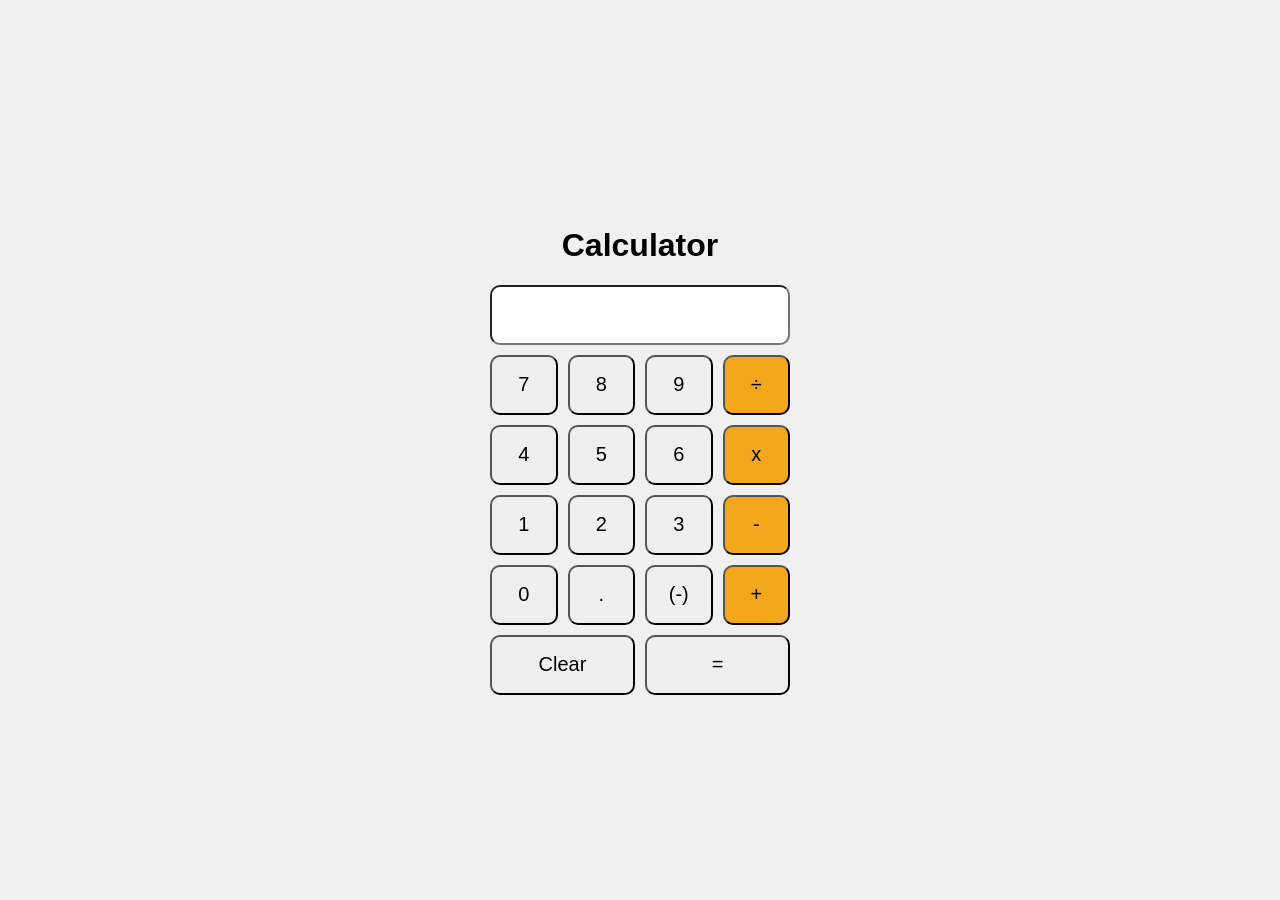
<file: foundations_course/calculator/index.html>
<!DOCTYPE html>
<html lang="en">
<head>
  <meta charset="UTF-8">
  <meta name="viewport" content="width=device-width, initial-scale=1.0">
  <title>Calculator</title>
  <link rel="stylesheet" href="styles.css">
  <script src="script.js" defer></script>
</head>
<body>
  <div class="main">
    <h1>Calculator</h1>
    <div class="calculator">
      <input type="text" id="display" readonly />
      <div class="buttons">
        <button class="btn" data-value="7">7</button>
        <button class="btn" data-value="8">8</button>
        <button class="btn" data-value="9">9</button>
        <button class="btn operator" data-value="/">÷</button>
        <button class="btn" data-value="4">4</button>
        <button class="btn" data-value="5">5</button>
        <button class="btn" data-value="6">6</button>
        <button class="btn operator" data-value="*">x</button>
        <button class="btn" data-value="1">1</button>
        <button class="btn" data-value="2">2</button>
        <button class="btn" data-value="3">3</button>
        <button class="btn operator" data-value="-">-</button>
        <button class="btn" data-value="0">0</button>
        <button class="btn" id="decimal" data-value=".">.</button>
        <button class="btn" id="negative" data-value="-">(-)</button>
        <button class="btn operator" data-value="+">+</button>
        <button class="btn" id="clear">Clear</button>
        <button class="btn" id="equals">=</button>
      </div>
    </div>
  </div>
</body>
</html>
</file>
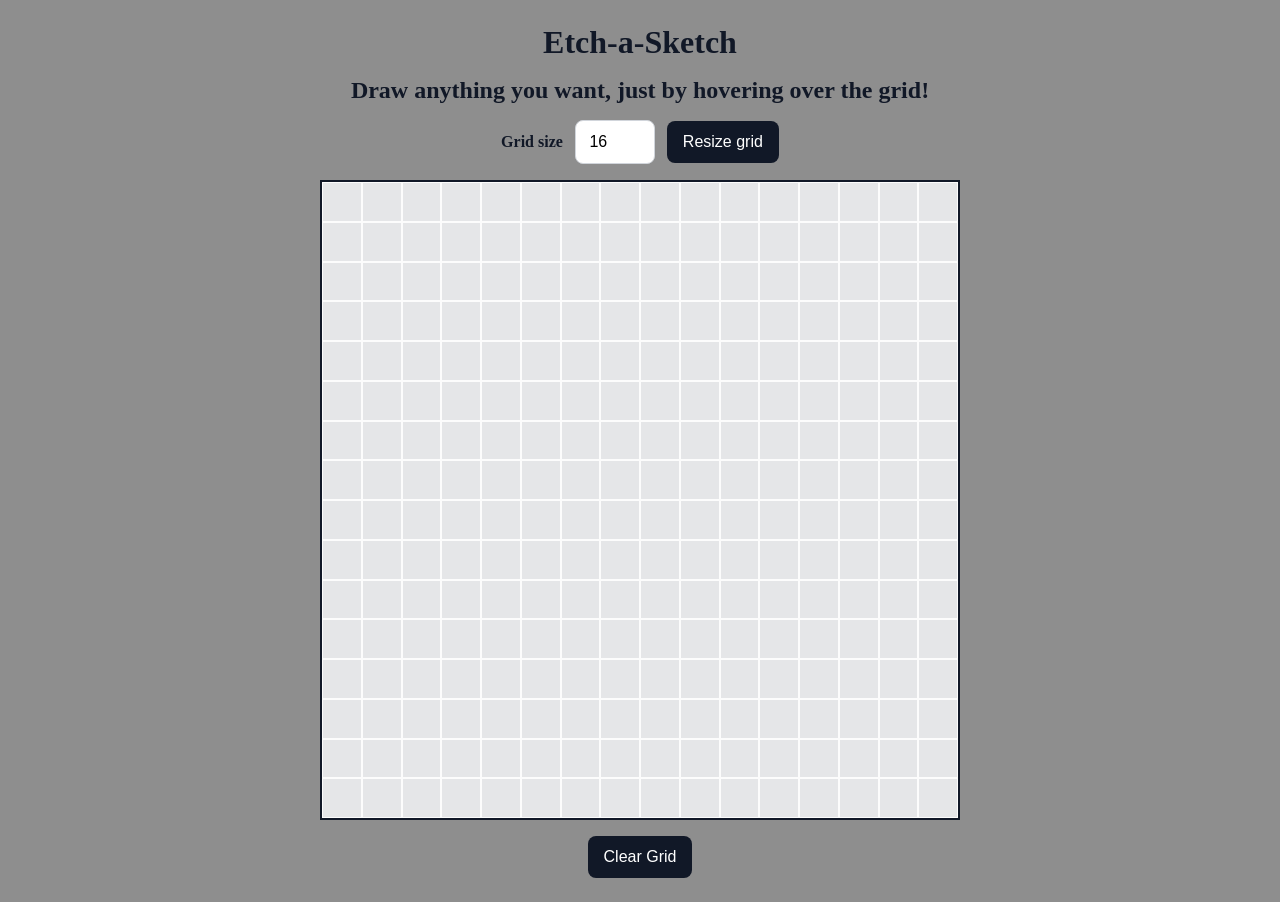
<file: foundations_course/etch-a-sketch/index.html>
<!DOCTYPE html>
<html lang="en">
<head>
  <meta charset="UTF-8">
  <meta name="viewport" content="width=device-width, initial-scale=1.0">
  <title>Etch-a-Sketch</title>
  <link rel="stylesheet" href="styles.css">
  <script src="script.js" defer></script>
</head>
<body>
  <h1>Etch-a-Sketch</h1>
  <h2>Draw anything you want, just by hovering over the grid!</h2>
  <div id="controls">
    <label for="gridSizeInput">Grid size</label>
    <input id="gridSizeInput" type="number" min="4" max="100" value="16" />
    <button id="resizeButton">Resize grid</button>
  </div>

  <div id="grid"></div>

  <button id="clearButton">Clear Grid</button>
</body>
</html>
</file>
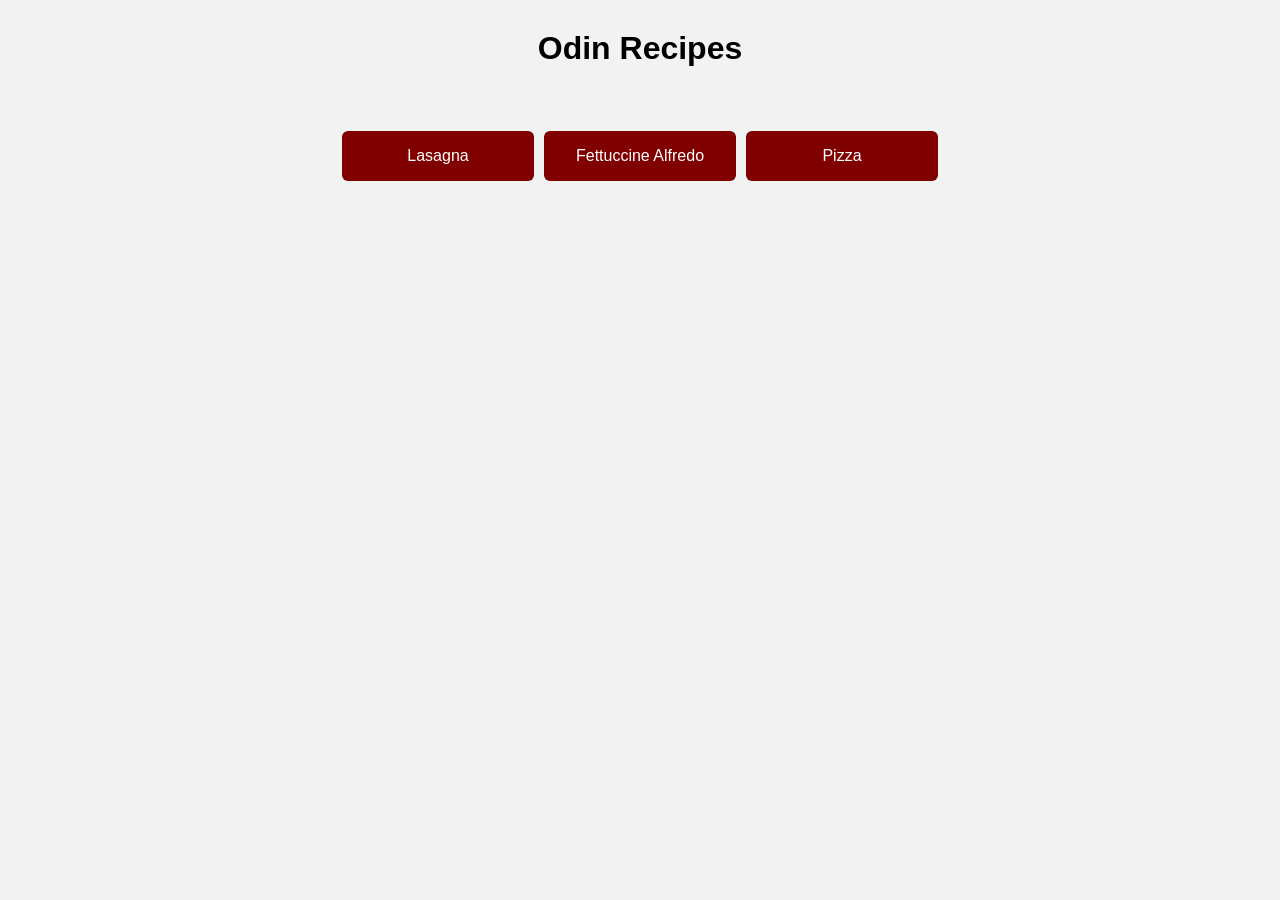
<file: foundations_course/recipes/index.html>
<!DOCTYPE html>
<html lang="en">
<head>
  <meta charset="UTF-8">
  <meta name="viewport" content="width=device-width, initial-scale=1.0">
  <link rel="stylesheet" href="styles.css">
  <title>Odin Recipes</title>
</head>
<body>
  <h1>Odin Recipes</h1>
  <div class="link-container">
    <a class="btn" href="recipes/lasagna.html">Lasagna</a>
    <a class="btn" href="recipes/fettuccine_alfredo.html">Fettuccine Alfredo</a>
    <a class="btn" href="recipes/pizza.html">Pizza</a>
  </div>
</body>
</html>
</file>
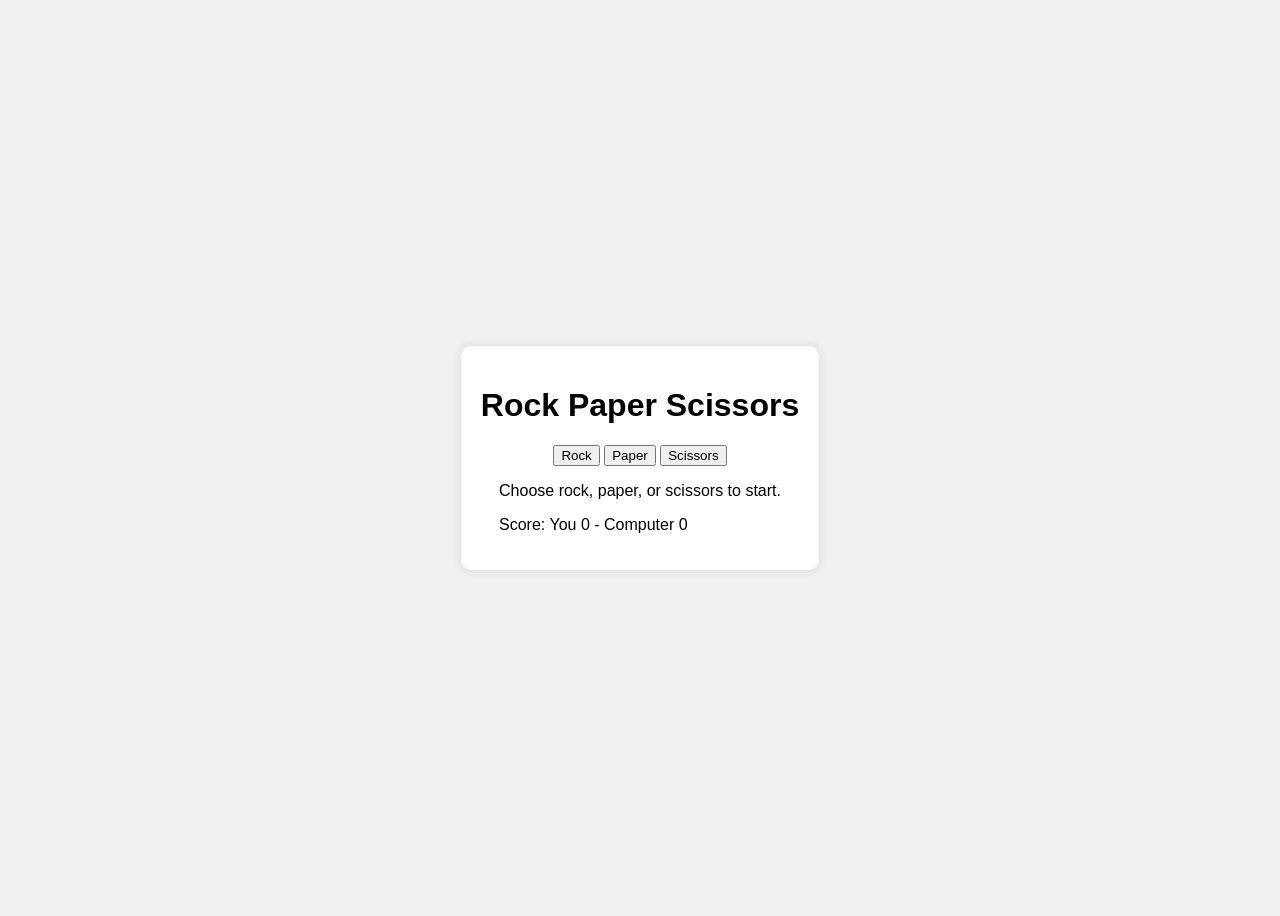
<file: foundations_course/rock_paper_scissors/index.html>
<!DOCTYPE html>
<html lang="en">
<head>
  <meta charset="UTF-8">
  <meta name="viewport" content="width=device-width, initial-scale=1.0">
  <title>Rock Paper Scissors</title>
  <script src="script.js" defer></script>
  <link rel="stylesheet" href="styles.css">
</head>
<body>
  <div class="main-container">
    <h1>Rock Paper Scissors</h1>
    <div id="controls">
      <button type="button" data-choice="rock">Rock</button>
      <button type="button" data-choice="paper">Paper</button>
      <button type="button" data-choice="scissors">Scissors</button>
    </div>
    <div id="results">
      <p id="round-result">Choose rock, paper, or scissors to start.</p>
      <p id="score">Score: You 0 - Computer 0</p>
      <p id="game-winner"></p>
    </div>
  </div>
</body>
</html>
</file>
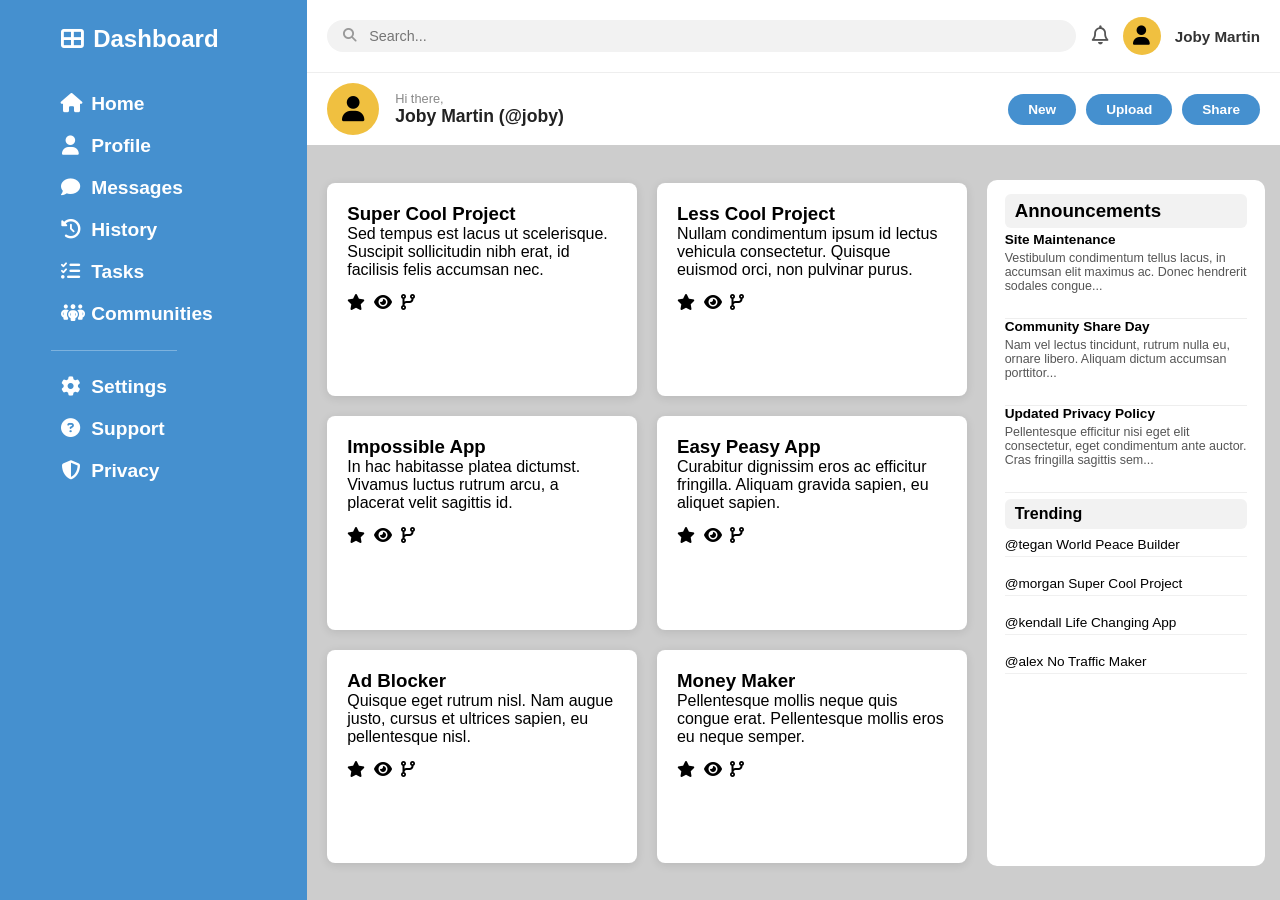
<file: int_html_and_css_course/admin_dashboard/index.html>
<!DOCTYPE html>
<html lang="en">
<head>
  <meta charset="UTF-8">
  <meta name="viewport" content="width=[device-width], initial-scale=1.0">
  <title>Admin Dashboard</title>
  <link rel="stylesheet" href="styles.css">
  <link rel="stylesheet" href="https://cdnjs.cloudflare.com/ajax/libs/font-awesome/6.7.2/css/all.min.css">
</head>
<body>
  <div class="sidebar">
    <div class="title">
      <i class="fa-solid fa-table-cells-large"></i>
      <h2>Dashboard</h2>
    </div>
    <div class="menu">
      <div class="menu-item"><i class="fa-solid fa-house"></i> Home</div>
      <div class="menu-item"><i class="fa-solid fa-user"></i> Profile</div>
      <div class="menu-item"><i class="fa-solid fa-comment"></i> Messages</div>
      <div class="menu-item"><i class="fa-solid fa-clock-rotate-left"></i> History</div>
      <div class="menu-item"><i class="fa-solid fa-list-check"></i> Tasks</div>
      <div class="menu-item"><i class="fa-solid fa-people-group"></i> Communities</div>
    </div>
    <div class="secondary-menu">
      <div class="menu-item"><i class="fa-solid fa-gear"></i> Settings</div>
      <div class="menu-item"><i class="fa-solid fa-circle-question"></i> Support</div>
      <div class="menu-item"><i class="fa-solid fa-shield-halved"></i> Privacy</div>
    </div>
  </div>

  <div class="header">
    <div class="top">
      <div class="search-bar">
        <i class="fa-solid fa-magnifying-glass"></i>
        <input type="text" placeholder="Search...">
      </div>
      <div class="right-icons">
        <div class="bell">
          <i class="fa-regular fa-bell"></i>
        </div>
        <div class="avatar">
          <i class="fa-solid fa-user"></i>
        </div>
        <span class="username">Joby Martin</span>
      </div>
    </div>
    <div class="bottom">
      <div class="avatar-lg">
        <i class="fa-solid fa-user"></i>
      </div>
      <div class="user-info">
        <div class="greeting">Hi there,</div>
        <div class="name">Joby Martin (@joby)</div>
      </div>
      <div class="actions">
        <button class="btn">New</button>
        <button class="btn">Upload</button>
        <button class="btn">Share</button>
      </div>
    </div>
  </div>

  <div class="main-content">
    <div class="grid">
      <div class="card">
        <h3>Super Cool Project</h3>
        <p>Sed tempus est lacus ut scelerisque. Suscipit sollicitudin nibh erat, id facilisis felis accumsan nec.</p>
        <div class="icons">
          <i class="fa-solid fa-star"></i>
          <i class="fa-solid fa-eye"></i>
          <i class="fa-solid fa-code-branch"></i>
        </div>
      </div>

      <div class="card">
        <h3>Less Cool Project</h3>
        <p>Nullam condimentum ipsum id lectus vehicula consectetur. Quisque euismod orci, non pulvinar purus.</p>
        <div class="icons">
          <i class="fa-solid fa-star"></i>
          <i class="fa-solid fa-eye"></i>
          <i class="fa-solid fa-code-branch"></i>
        </div>
      </div>

      <div class="card">
        <h3>Impossible App</h3>
        <p>In hac habitasse platea dictumst. Vivamus luctus rutrum arcu, a placerat velit sagittis id.</p>
        <div class="icons">
          <i class="fa-solid fa-star"></i>
          <i class="fa-solid fa-eye"></i>
          <i class="fa-solid fa-code-branch"></i>
        </div>
      </div>

      <div class="card">
        <h3>Easy Peasy App</h3>
        <p>Curabitur dignissim eros ac efficitur fringilla. Aliquam gravida sapien, eu aliquet sapien.</p>
        <div class="icons">
          <i class="fa-solid fa-star"></i>
          <i class="fa-solid fa-eye"></i>
          <i class="fa-solid fa-code-branch"></i>
        </div>
      </div>

      <div class="card">
        <h3>Ad Blocker</h3>
        <p>Quisque eget rutrum nisl. Nam augue justo, cursus et ultrices sapien, eu pellentesque nisl.</p>
        <div class="icons">
          <i class="fa-solid fa-star"></i>
          <i class="fa-solid fa-eye"></i>
          <i class="fa-solid fa-code-branch"></i>
        </div>
      </div>

      <div class="card">
        <h3>Money Maker</h3>
        <p>Pellentesque mollis neque quis congue erat. Pellentesque mollis eros eu neque semper.</p>
        <div class="icons">
          <i class="fa-solid fa-star"></i>
          <i class="fa-solid fa-eye"></i>
          <i class="fa-solid fa-code-branch"></i>
        </div>
      </div>
    </div>

    <div class="notifications-bar">
      <h3>Announcements</h3>
      <div class="announcement">
        <h3>Site Maintenance</h3>
        <p>Vestibulum condimentum tellus lacus, in accumsan elit maximus ac. Donec hendrerit sodales congue...</p>
      </div>
      <div class="announcement">
        <h3>Community Share Day</h3>
        <p>Nam vel lectus tincidunt, rutrum nulla eu, ornare libero. Aliquam dictum accumsan porttitor...</p>
      </div>
      <div class="announcement">
        <h3>Updated Privacy Policy</h3>
        <p>Pellentesque efficitur nisi eget elit consectetur, eget condimentum ante auctor. Cras fringilla sagittis sem...</p>
      </div>
  
      <h2>Trending</h2>
      <div class="trending">
        <p>@tegan <span>World Peace Builder</span></p>
        <p>@morgan <span>Super Cool Project</span></p>
        <p>@kendall <span>Life Changing App</span></p>
        <p>@alex <span>No Traffic Maker</span></p>
      </div>
    </div>
  </div>
</body>
</html>
</file>
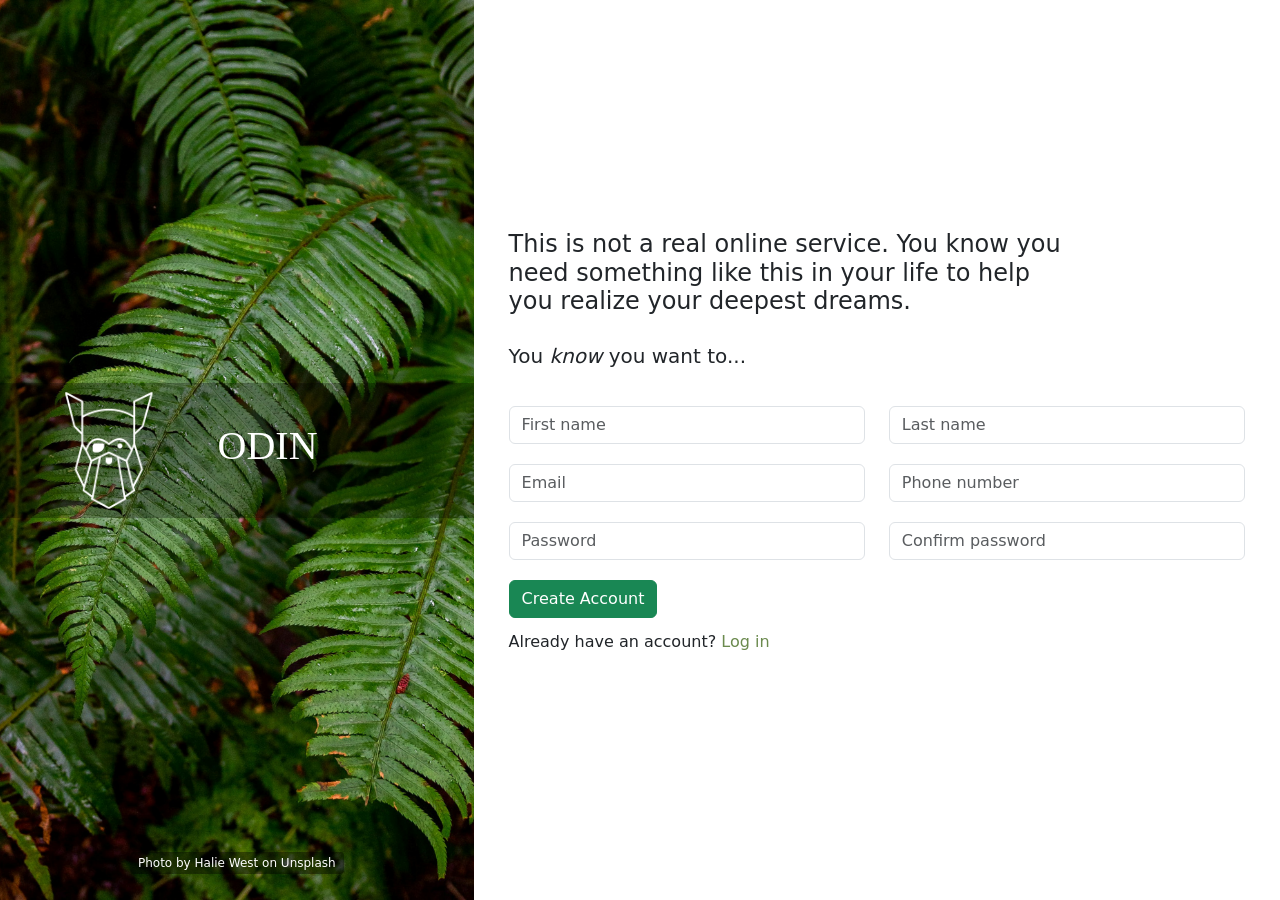
<file: int_html_and_css_course/sign_up_form/index.html>
<!DOCTYPE html>
<html lang="en">
<head>
  <meta charset="UTF-8">
  <meta name="viewport" content="width=device-width, initial-scale=1.0">
  <title>Sign Up Form</title>
  <link rel="stylesheet" href="styles.css">
  <link href="https://cdn.jsdelivr.net/npm/bootstrap@5.3.6/dist/css/bootstrap.min.css" rel="stylesheet" integrity="sha384-4Q6Gf2aSP4eDXB8Miphtr37CMZZQ5oXLH2yaXMJ2w8e2ZtHTl7GptT4jmndRuHDT" crossorigin="anonymous">
</head>
<body>

  <div class="sidebar">
    <div class="photo-wrapper">
      <img src="images/sign-up-pic.jpg" alt="Leaves">
      <p class="photo-credit">Photo by Halie West on Unsplash</p>
    </div>
    <div class="logo-bar">
      <img src="images/odin-lined.png" alt="Odin Logo">
      <h1>ODIN</h1>
    </div>
  </div>

  <div class="main-layout">
    <div class="header">
      <h4>This is not a real online service. You know you need something like this in your life to help you realize your deepest dreams.</h4>
    </div>

    <div class="info">
      <h5>You <em>know</em> you want to...</h5>
    </div>
    
    <form class="forms">
      <div class="row">
        <div class="col">
          <input type="text" class="form-control" placeholder="First name" aria-label="First name" required>
        </div>
        <div class="col">
          <input type="text" class="form-control" placeholder="Last name" aria-label="Last name" required>
        </div>
      </div>
      <div class="row">
        <div class="col">
          <input type="email" class="form-control" placeholder="Email" aria-label="Email" required>
        </div>
        <div class="col">
          <input type="text" class="form-control" placeholder="Phone number" aria-label="Phone number" required>
        </div>
      </div>
      <div class="row">
        <div class="col">
          <input type="password" class="form-control" placeholder="Password" aria-label="Password" required minlength="8">
        </div>
        <div class="col">
          <input type="password" class="form-control" placeholder="Confirm password" aria-label="Confirm password" required minlength="8">
        </div>
      </div>

      <button type="submit" class="btn btn-success">Create Account</button>
      <p>Already have an account? <a href="#">Log in</a></p>
    </form>
  </div>
</body>
</html>
</file>
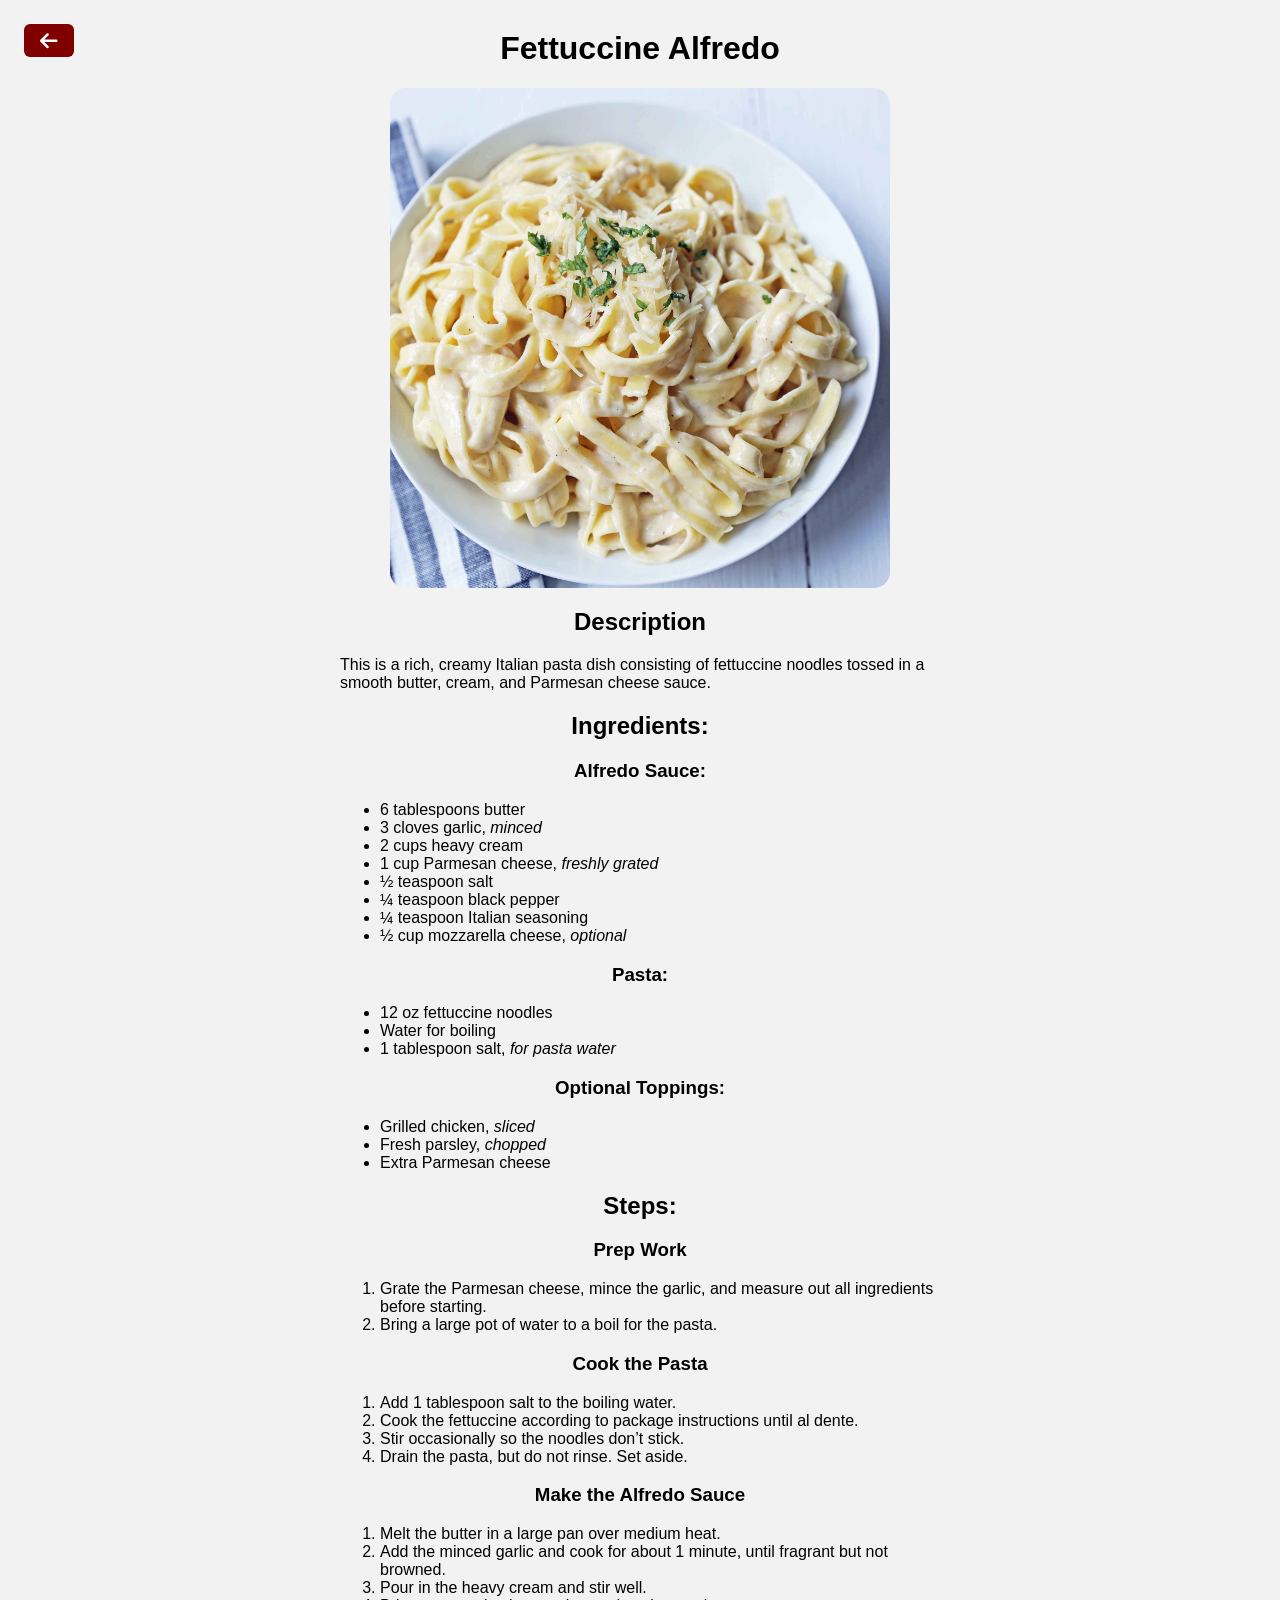
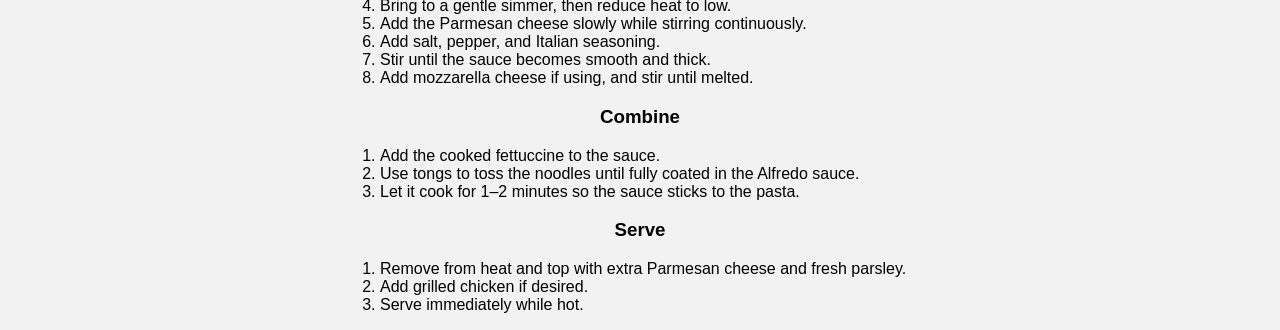
<file: foundations_course/recipes/recipes/fettuccine_alfredo.html>
<!DOCTYPE html>
<html lang="en">
<head>
  <meta charset="UTF-8">
  <meta name="viewport" content="width=device-width, initial-scale=1.0">
  <link rel="stylesheet" href="../styles.css">
  <link rel="stylesheet" href="https://cdnjs.cloudflare.com/ajax/libs/font-awesome/6.5.0/css/all.min.css">
  <title>Fettuccine Alfredo</title>
</head>
<body>
  <h1>Fettuccine Alfredo</h1>
  <a class="home-btn btn" href="../index.html"><i class="fa-solid fa-arrow-left fa-lg"></i></a>
  <img src="../images/fettuccine_alfredo.jpg" alt="Fettuccine Alfredo" height="500" width="500">

  <h2>Description</h2>
  <p>This is a rich, creamy Italian pasta dish consisting of fettuccine noodles tossed in a smooth butter, cream, and Parmesan cheese sauce.</p>

  <h2>Ingredients:</h2>

  <h3>Alfredo Sauce:</h3>
  <ul>
    <li>6 tablespoons butter</li>
    <li>3 cloves garlic, <em>minced</em></li>
    <li>2 cups heavy cream</li>
    <li>1 cup Parmesan cheese, <em>freshly grated</em></li>
    <li>½ teaspoon salt</li>
    <li>¼ teaspoon black pepper</li>
    <li>¼ teaspoon Italian seasoning</li>
    <li>½ cup mozzarella cheese, <em>optional</em></li>
  </ul>

  <h3>Pasta:</h3>
  <ul>
    <li>12 oz fettuccine noodles</li>
    <li>Water for boiling</li>
    <li>1 tablespoon salt, <em>for pasta water</em></li>
  </ul>

  <h3>Optional Toppings:</h3>
  <ul>
    <li>Grilled chicken, <em>sliced</em></li>
    <li>Fresh parsley, <em>chopped</em></li>
    <li>Extra Parmesan cheese</li>
  </ul>

  <h2>Steps:</h2>

  <h3>Prep Work</h3>
  <ol>
    <li>Grate the Parmesan cheese, mince the garlic, and measure out all ingredients before starting.</li>
    <li>Bring a large pot of water to a boil for the pasta.</li>
  </ol>

  <h3>Cook the Pasta</h3>
  <ol>
    <li>Add 1 tablespoon salt to the boiling water.</li>
    <li>Cook the fettuccine according to package instructions until al dente.</li>
    <li>Stir occasionally so the noodles don’t stick.</li>
    <li>Drain the pasta, but do not rinse. Set aside.</li>
  </ol>

  <h3>Make the Alfredo Sauce</h3>
  <ol>
    <li>Melt the butter in a large pan over medium heat.</li>
    <li>Add the minced garlic and cook for about 1 minute, until fragrant but not browned.</li>
    <li>Pour in the heavy cream and stir well.</li>
    <li>Bring to a gentle simmer, then reduce heat to low.</li>
    <li>Add the Parmesan cheese slowly while stirring continuously.</li>
    <li>Add salt, pepper, and Italian seasoning.</li>
    <li>Stir until the sauce becomes smooth and thick.</li>
    <li>Add mozzarella cheese if using, and stir until melted.</li>
  </ol>

  <h3>Combine</h3>
  <ol>
    <li>Add the cooked fettuccine to the sauce.</li>
    <li>Use tongs to toss the noodles until fully coated in the Alfredo sauce.</li>
    <li>Let it cook for 1–2 minutes so the sauce sticks to the pasta.</li>
  </ol>

  <h3>Serve</h3>
  <ol>
    <li>Remove from heat and top with extra Parmesan cheese and fresh parsley.</li>
    <li>Add grilled chicken if desired.</li>
    <li>Serve immediately while hot.</li>
  </ol>
</body>
</file>
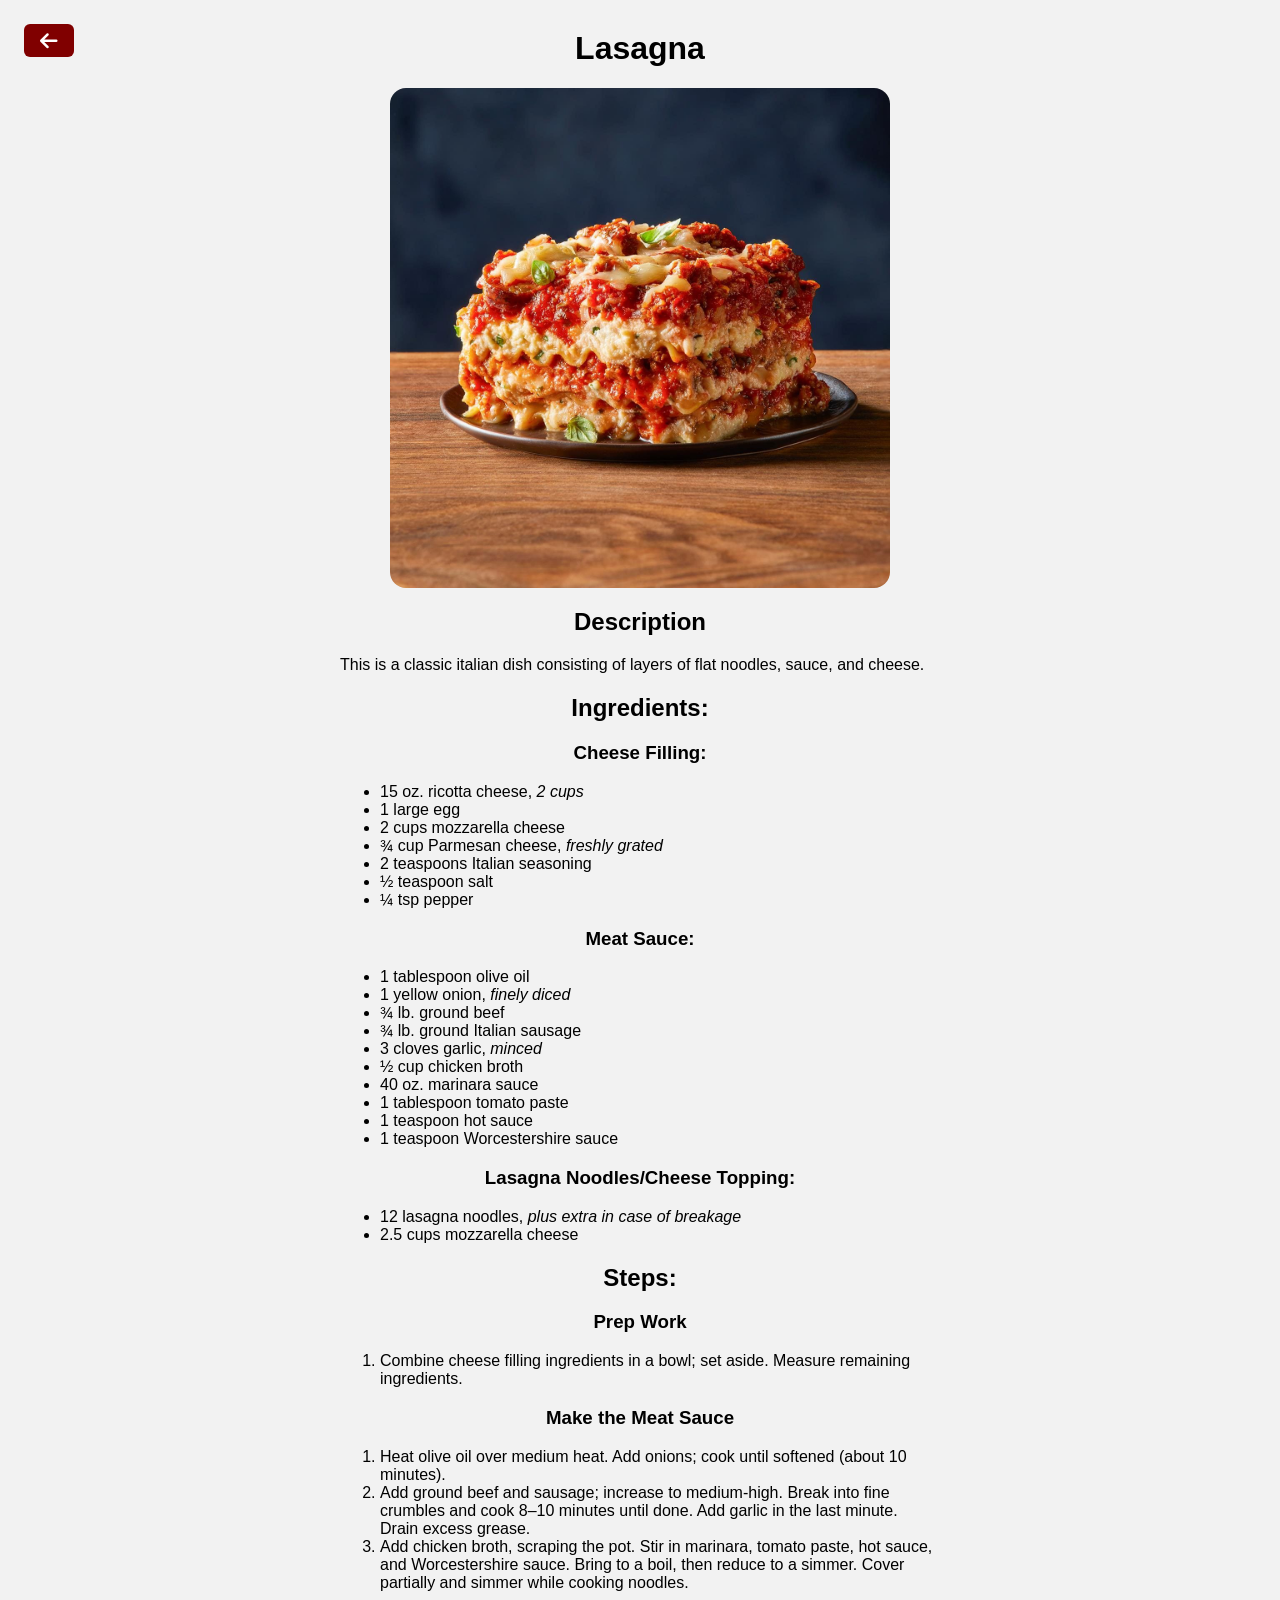
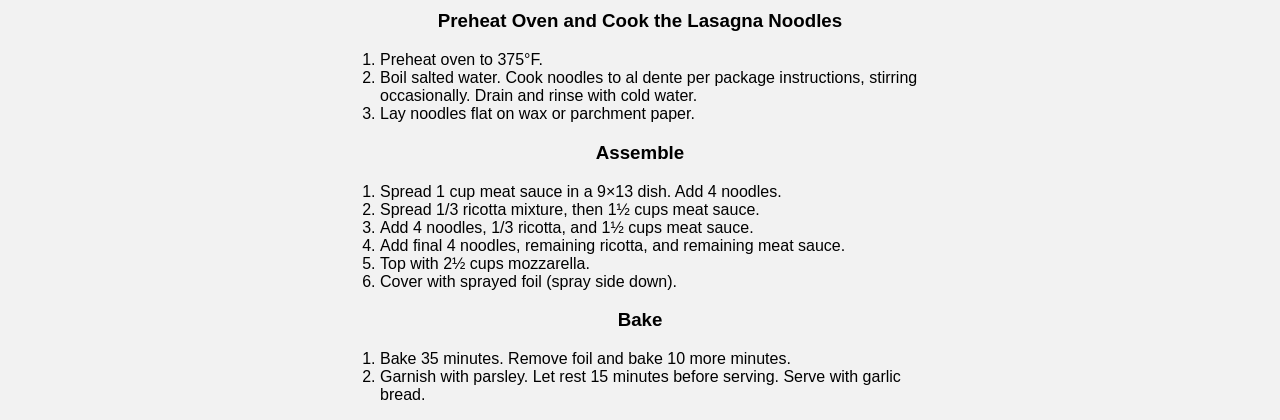
<file: foundations_course/recipes/recipes/lasagna.html>
<!DOCTYPE html>
<html lang="en">
<head>
  <meta charset="UTF-8">
  <meta name="viewport" content="width=device-width, initial-scale=1.0">
  <link rel="stylesheet" href="https://cdnjs.cloudflare.com/ajax/libs/font-awesome/6.5.0/css/all.min.css">
  <link rel="stylesheet" href="../styles.css">
  <title>Lasagna</title>
</head>
<body>
  <h1>Lasagna</h1>
  <a class="home-btn btn" href="../index.html"><i class="fa-solid fa-arrow-left fa-lg"></i></a>
  <img src="../images/lasagna.jpg" alt="Lasagna" height="500" width="500">
  <h2>Description</h2>
  <p>This is a classic italian dish consisting of layers of flat noodles, sauce, and cheese.</p>
  <h2>Ingredients:</h2>

  <h3>Cheese Filling:</h3>
  <ul>
    <li>15 oz. ricotta cheese, <em>2 cups</em></li>
    <li>1 large egg</li>
    <li>2 cups mozzarella cheese</li>
    <li>¾ cup Parmesan cheese, <em>freshly grated</em></li>
    <li>2 teaspoons Italian seasoning</li>
    <li>½ teaspoon salt</li>
    <li>¼ tsp pepper</li>
  </ul>

  <h3>Meat Sauce:</h3>
  <ul>
    <li>1 tablespoon olive oil</li>
    <li>1 yellow onion, <em>finely diced</em></li>
    <li>¾ lb. ground beef</li>
    <li>¾ lb. ground Italian sausage</li>
    <li>3 cloves garlic, <em>minced</em></li>
    <li>½ cup chicken broth</li>
    <li>40 oz. marinara sauce</li>
    <li>1 tablespoon tomato paste</li>
    <li>1 teaspoon hot sauce</li>
    <li>1 teaspoon Worcestershire sauce</li>
  </ul>

  <h3>Lasagna Noodles/Cheese Topping:</h3>
  <ul>
    <li>12 lasagna noodles, <em>plus extra in case of breakage</em></li>
    <li>2.5 cups mozzarella cheese</li>
  </ul>

  <h2>Steps:</h2>
  <h3>Prep Work</h3>
  <ol>
    <li>Combine cheese filling ingredients in a bowl; set aside. Measure remaining ingredients.</li>
  </ol>

  <h3>Make the Meat Sauce</h3>
  <ol>
    <li>Heat olive oil over medium heat. Add onions; cook until softened (about 10 minutes).</li>
    <li>Add ground beef and sausage; increase to medium-high. Break into fine crumbles and cook 8–10 minutes until done. Add garlic in the last minute. Drain excess grease.</li>
    <li>Add chicken broth, scraping the pot. Stir in marinara, tomato paste, hot sauce, and Worcestershire sauce. Bring to a boil, then reduce to a simmer. Cover partially and simmer while cooking noodles.</li>
  </ol>

  <h3>Preheat Oven and Cook the Lasagna Noodles</h3>
  <ol>
    <li>Preheat oven to 375°F.</li>
    <li>Boil salted water. Cook noodles to al dente per package instructions, stirring occasionally. Drain and rinse with cold water.</li>
    <li>Lay noodles flat on wax or parchment paper.</li>
  </ol>

  <h3>Assemble</h3>
  <ol>
    <li>Spread 1 cup meat sauce in a 9×13 dish. Add 4 noodles.</li>
    <li>Spread 1/3 ricotta mixture, then 1½ cups meat sauce.</li>
    <li>Add 4 noodles, 1/3 ricotta, and 1½ cups meat sauce.</li>
    <li>Add final 4 noodles, remaining ricotta, and remaining meat sauce.</li>
    <li>Top with 2½ cups mozzarella.</li>
    <li>Cover with sprayed foil (spray side down).</li>
  </ol>

  <h3>Bake</h3>
  <ol>
    <li>Bake 35 minutes. Remove foil and bake 10 more minutes.</li>
    <li>Garnish with parsley. Let rest 15 minutes before serving. Serve with garlic bread.</li>
  </ol>
</body>
</html>
</file>
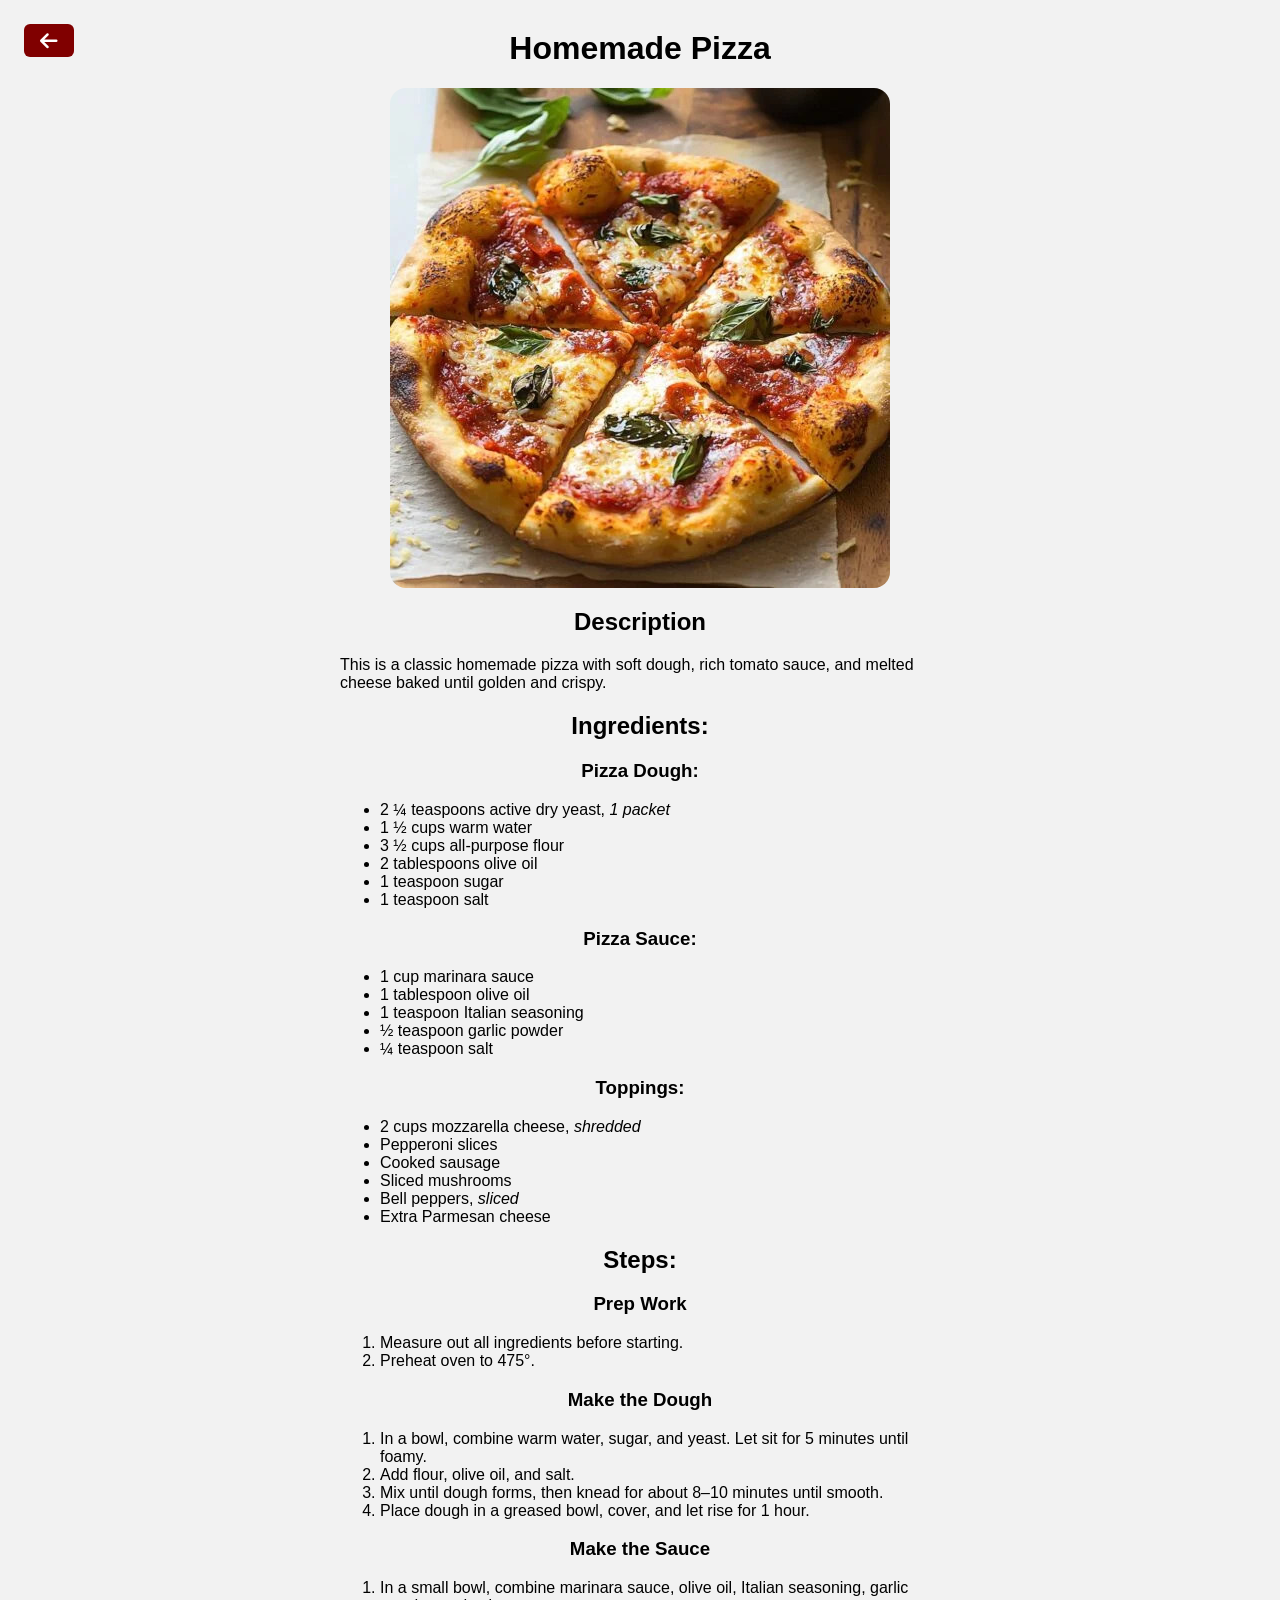
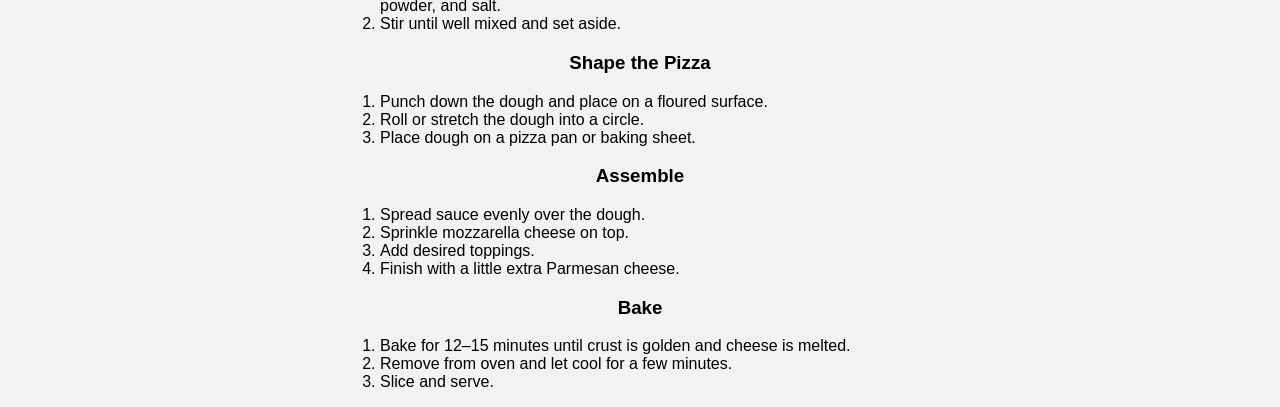
<file: foundations_course/recipes/recipes/pizza.html>
<!DOCTYPE html>
<html lang="en">
<head>
  <meta charset="UTF-8">
  <meta name="viewport" content="width=device-width, initial-scale=1.0">
  <link rel="stylesheet" href="../styles.css">
  <link rel="stylesheet" href="https://cdnjs.cloudflare.com/ajax/libs/font-awesome/6.5.0/css/all.min.css">
  <title>Pizza</title>
</head>
<body>
  <h1>Homemade Pizza</h1>
  <a class="home-btn btn" href="../index.html"><i class="fa-solid fa-arrow-left fa-lg"></i></a>
  <img src="../images/pizzapizza.jpg" alt="Homemade Pizza" height="500" width="500">

  <h2>Description</h2>
  <p>This is a classic homemade pizza with soft dough, rich tomato sauce, and melted cheese baked until golden and crispy.</p>

  <h2>Ingredients:</h2>

  <h3>Pizza Dough:</h3>
  <ul>
    <li>2 ¼ teaspoons active dry yeast, <em>1 packet</em></li>
    <li>1 ½ cups warm water</li>
    <li>3 ½ cups all-purpose flour</li>
    <li>2 tablespoons olive oil</li>
    <li>1 teaspoon sugar</li>
    <li>1 teaspoon salt</li>
  </ul>

  <h3>Pizza Sauce:</h3>
  <ul>
    <li>1 cup marinara sauce</li>
    <li>1 tablespoon olive oil</li>
    <li>1 teaspoon Italian seasoning</li>
    <li>½ teaspoon garlic powder</li>
    <li>¼ teaspoon salt</li>
  </ul>

  <h3>Toppings:</h3>
  <ul>
    <li>2 cups mozzarella cheese, <em>shredded</em></li>
    <li>Pepperoni slices</li>
    <li>Cooked sausage</li>
    <li>Sliced mushrooms</li>
    <li>Bell peppers, <em>sliced</em></li>
    <li>Extra Parmesan cheese</li>
  </ul>

  <h2>Steps:</h2>

  <h3>Prep Work</h3>
  <ol>
    <li>Measure out all ingredients before starting.</li>
    <li>Preheat oven to 475°.</li>
  </ol>

  <h3>Make the Dough</h3>
  <ol>
    <li>In a bowl, combine warm water, sugar, and yeast. Let sit for 5 minutes until foamy.</li>
    <li>Add flour, olive oil, and salt.</li>
    <li>Mix until dough forms, then knead for about 8–10 minutes until smooth.</li>
    <li>Place dough in a greased bowl, cover, and let rise for 1 hour.</li>
  </ol>

  <h3>Make the Sauce</h3>
  <ol>
    <li>In a small bowl, combine marinara sauce, olive oil, Italian seasoning, garlic powder, and salt.</li>
    <li>Stir until well mixed and set aside.</li>
  </ol>

  <h3>Shape the Pizza</h3>
  <ol>
    <li>Punch down the dough and place on a floured surface.</li>
    <li>Roll or stretch the dough into a circle.</li>
    <li>Place dough on a pizza pan or baking sheet.</li>
  </ol>

  <h3>Assemble</h3>
  <ol>
    <li>Spread sauce evenly over the dough.</li>
    <li>Sprinkle mozzarella cheese on top.</li>
    <li>Add desired toppings.</li>
    <li>Finish with a little extra Parmesan cheese.</li>
  </ol>

  <h3>Bake</h3>
  <ol>
    <li>Bake for 12–15 minutes until crust is golden and cheese is melted.</li>
    <li>Remove from oven and let cool for a few minutes.</li>
    <li>Slice and serve.</li>
  </ol>
</body>
</file>
<file: foundations_course/calculator/styles.css>
* {
  box-sizing: border-box;
}

body {
  margin: 0;
  min-height: 100vh;
  font-family: Arial, sans-serif;
}

.main {
  display: flex;
  flex-direction: column;
  align-items: center;
  justify-content: center;
  height: 100vh;
  background-color: #f0f0f0;
}

.calculator {
  width: 300px;
}

#display {
  width: 100%;
  height: 60px;
  font-size: 24px;
  text-align: center;
  margin-bottom: 10px;
  border-radius: 10px;
}

.buttons {
  display: flex;
  flex-wrap: wrap;
  gap: 10px;
}

.buttons button {
  flex: 1 1 calc(25% - 10px);
  height: 60px;
  font-size: 20px;
  cursor: pointer;
  border-radius: 10px;
}

.operator {
  background-color: #F3A71B;
}
</file>
<file: foundations_course/etch-a-sketch/styles.css>
* {
  box-sizing: border-box;
}

body {
  margin: 0;
  min-height: 100vh;
  font-family: Monaco;
  display: flex;
  flex-direction: column;
  align-items: center;
  justify-content: flex-start;
  gap: 1rem;
  padding: 1.5rem;
  background: #8e8e8e;
  color: #111827;
}

h1,
h2 {
  margin: 0;
  text-align: center;
}

#controls {
  display: flex;
  align-items: center;
  justify-content: center;
  gap: 0.75rem;
  flex-wrap: wrap;
}

#controls label {
  font-weight: 700;
}

#gridSizeInput {
  width: 5rem;
  padding: 0.75rem 0.85rem;
  border: 1px solid #d1d5db;
  border-radius: 0.5rem;
  font-size: 1rem;
}

button {
  padding: 0.75rem 1rem;
  border: none;
  border-radius: 0.5rem;
  background: #111827;
  color: white;
  font-size: 1rem;
  cursor: pointer;
}

button:hover {
  background: #1f2937;
}

#grid {
  width: min(640px, 100%);
  height: min(640px, 100vw);
  display: flex;
  flex-wrap: wrap;
  border: 2px solid #111827;
  background: white;
  --grid-size: 16;
}

.cell {
  flex: 0 0 calc(100% / var(--grid-size));
  aspect-ratio: 1 / 1;
  border: 1px solid #e5e7eb;
  background: #0f172a;
  opacity: 0.1;
}
</file>
<file: foundations_course/recipes/styles.css>
* {
  font-family: Arial, sans-serif;
}

body {
  background-color: rgb(242, 242, 242);
  max-width: 600px;
  margin: 0 auto;
}

h1, h2, h3 {
  text-align: center;
}

h1 {
  margin-top: 30px;
}

ol {
  text-align: left;
}

.link-container {
  display: flex;
  justify-content: center;
  gap: 10px;
  margin-top: 64px;
}

.link-container a {
  width: 160px;
  text-align: center;
}

img {
  border-radius: 16px;
  display: block;
  margin: 0 auto;
}

.home-btn {
  position: fixed;
  top: 24px;
  left: 24px;
}

.btn {
  padding: 16px;
  text-decoration: none;
  color: white;
  display: flex;
  align-items: center;
  justify-content: center;
  background-color: maroon;
  border-radius: 6px;
}
</file>
<file: foundations_course/rock_paper_scissors/styles.css>
body {
  display: flex;
  flex-direction: column;
  align-items: center;
  justify-content: center;
  height: 100vh;
  background-color: #f0f0f0;

  font-family: Arial, sans-serif;
}

.main-container {
  display: flex;
  flex-direction: column;
  align-items: center;
  justify-content: center;
  background-color: #fff;
  padding: 20px;
  border-radius: 10px;
  box-shadow: 0 0 10px rgba(0, 0, 0, 0.1);
}
</file>
<file: int_html_and_css_course/admin_dashboard/styles.css>
* {
  font-family: 'Roboto', sans-serif;
  margin: 0;
}

.sidebar {
  position: left;
  width: 20%;
  height: 100vh;
  background-color: rgb(69, 144, 207);
  color: white;
  padding-left: 4%;

  display: flex;
  flex-direction: column;
  align-items: flex-start;

  .menu {
    padding-bottom: 15px;
  }

  .secondary-menu {
    padding-top: 15px;
    border-top: 1px solid rgba(255, 255, 255, 0.3);
  }

  .title {
    padding-top: 25px;
    padding-bottom: 30px;
    padding-left: 10px;
  }

  .menu-item {
    font-size: larger;
    font-weight: bold;
    padding: 10px;
    display: flex;
    align-items: center;
    gap: 12px;

    i {
      width: 18px;
      text-align: center;
    }
  }

  .menu-item:hover {
    color: rgb(196, 196, 196);
    cursor: pointer;
  }

  .title {
    display: flex;
    align-items: center;
    gap: 10px;

    i {
      font-size: 1.4rem;
    }
  }
}

.header {
  position: fixed;
  top: 0;
  right: 0;
  background-color: white;
  border-bottom: 1px solid #ddd;
  height: 145px;
  width: 76%;
  display: flex;
  flex-direction: column;

  .top {
    height: 50%;
    display: flex;
    align-items: center;
    padding: 0 20px;
    gap: 16px;
    border-bottom: 1px solid #eee;
  }

  .bottom {
    height: 50%;
    display: flex;
    align-items: center;
    padding: 0 20px;
    gap: 16px;
  }
}

.search-bar {
  flex: 1;
  display: flex;
  align-items: center;
  gap: 10px;
  background: #f2f2f2;
  border-radius: 20px;
  padding: 7px 16px;
}

.search-bar i {
  color: #999;
  font-size: 0.85rem;
}

.search-bar input {
  border: none;
  background: transparent;
  outline: none;
  font-size: 0.9rem;
  width: 100%;
}

.right-icons {
  display: flex;
  align-items: center;
  gap: 14px;
}

.right-icons .bell i {
  font-size: 1.2rem;
  color: #555;
  cursor: pointer;
}

.avatar {
  width: 38px;
  height: 38px;
  border-radius: 50%;
  background: #f0c040;
  display: flex;
  align-items: center;
  justify-content: center;
  font-size: 1.2rem;
}

.username {
  font-weight: 600;
  font-size: 0.95rem;
  color: #333;
}

.avatar-lg {
  width: 52px;
  height: 52px;
  border-radius: 50%;
  background: #f0c040;
  display: flex;
  align-items: center;
  justify-content: center;
  font-size: 1.6rem;
  flex-shrink: 0;
}

.user-info .greeting {
  font-size: 0.8rem;
  color: #888;
}

.user-info .name {
  font-size: 1.1rem;
  font-weight: 700;
  color: #222;
}

.actions {
  display: flex;
  gap: 10px;
  margin-left: auto;
}

.btn {
  padding: 8px 20px;
  border-radius: 20px;
  border: none;
  background: rgb(69, 144, 207);
  color: white;
  font-weight: 600;
  font-size: 0.85rem;
  cursor: pointer;
}

.btn:hover {
  background: rgb(50, 120, 185);
}

.main-content {
  position: fixed;
  margin: auto;
  top: 145px;
  right: 0;
  height: 84%;
  width: 76%;
  background-color: rgb(205, 205, 205);
  display: flex;
  justify-content: space-between;
  align-items: center;
}

h1 {
  text-align: center;
  margin-bottom: 20px;
}

.grid {
  display: grid;
  grid-template-columns: repeat(auto-fill, minmax(300px, 1fr));
  gap: 20px;
  padding-left: 20px;
  padding-right: 20px;
  height: 90%;
  max-width: 74%;
}

.card {
  background: white;
  border-radius: 8px;
  box-shadow: 0 2px 10px rgba(0, 0, 0, 0.1);
  padding: 20px;
  transition: transform 0.2s;

  h2 {
    margin: 0 0 10px;
    padding: 15px;
  }
}

.card:hover {
  transform: scale(1.05);
}

p {
  margin: 0 0 15px;
}

.icons {
  width: 25%;
  display: flex;
  justify-content: space-between;
  justify-self: flex-end;
  animation: spin 1s linear infinite;

  span:hover {
    cursor: pointer;
  }
}

.notifications-bar {
  margin-right: 15px;
  background-color: white;
  height: 87%;
  border-radius: 10px;
  padding: 14px 18px;
  display: flex;
  flex-direction: column;

  h2 {
    font-size: 1rem;
    font-weight: 700;
    margin-top: 6px;
  }
}

.announcement {
  border-bottom: 1px solid #eee;
  padding-bottom: 10px;

  h3 {
    font-size: 0.85rem;
    font-weight: 700;
    margin-bottom: 4px;
  }

  p {
    font-size: 0.78rem;
    color: #555;
  }

}


.trending p {
  font-size: 0.85rem;
  padding: 4px 0;
  border-bottom: 1px solid #f0f0f0;
}

.subtitle {
  position: absolute;
  top: 0;
  padding: 15px;
  padding-top: 20px;
}

.notifications-bar > h3,
.notifications-bar > h2 {
  background-color: #f2f2f2;
  padding: 6px 10px;
  border-radius: 6px;
  margin-bottom: 4px;
}
</file>
<file: int_html_and_css_course/sign_up_form/styles.css>
* {
  margin: 0;
}

body {
  max-width: 100%;
  overflow: hidden;
  font-family: Roboto, sans-serif;
  display: flex;
  justify-content: space-around;
  background-color: rgb(163, 163, 163);
}

.sidebar {
  height: 100vh;
  max-width: 37%;
  display: flex;
  flex-direction: column;
  justify-content: center;

  img {
    max-width: 100%;
    height: 100%;
    object-fit: cover;
  }
}

.photo-wrapper {
  position: relative;
  width: 100%;
  height: 100%;
}

.photo-wrapper img {
  width: 100%;
  height: 100%;
  object-fit: cover;
}

.photo-credit {
  position: absolute;
  bottom: 10px;
  left: 50%;
  transform: translateX(-50%);
  color: white;
  font-size: 0.75rem;
  background-color: rgba(0, 0, 0, 0.4);
  padding: 2px 8px;
  border-radius: 4px;
  white-space: nowrap;
}

.logo-bar {
  position: absolute;
  background-color: rgba(0, 0, 0, 0.281);
  max-height: 15%;
  width: 37%;
  display: flex;
  padding-right: 20%;
  align-items: center;
  justify-content: space-between;

  img {
    scale: 0.4;
  }

  h1 {
    color: white;
    font-family: Papyrus;
    font-size: 40px;
  }
}

.main-layout {
  max-width: 63%;
  height: auto;
  padding-left: 35px;
  padding-right: 35px;
  display: flex;
  flex-direction: column;
  justify-content: center;

  .header {
    max-width: 75%;
    padding-bottom: 20px;
  }

  .info {
    padding-bottom: 20px;
  }
}

.forms {
  display: flex;
  flex-direction: column;
  justify-content: space-between;
  background-color: white;

  button {
    margin-top: 10px;
    max-width: fit-content;
  }
}

.row {
  padding-top: 10px;
  padding-bottom: 10px;
}

p {
  padding-top: 12px;

  a {
  color: #6b8a4e;
  text-decoration: none;
  }
}
</file>
